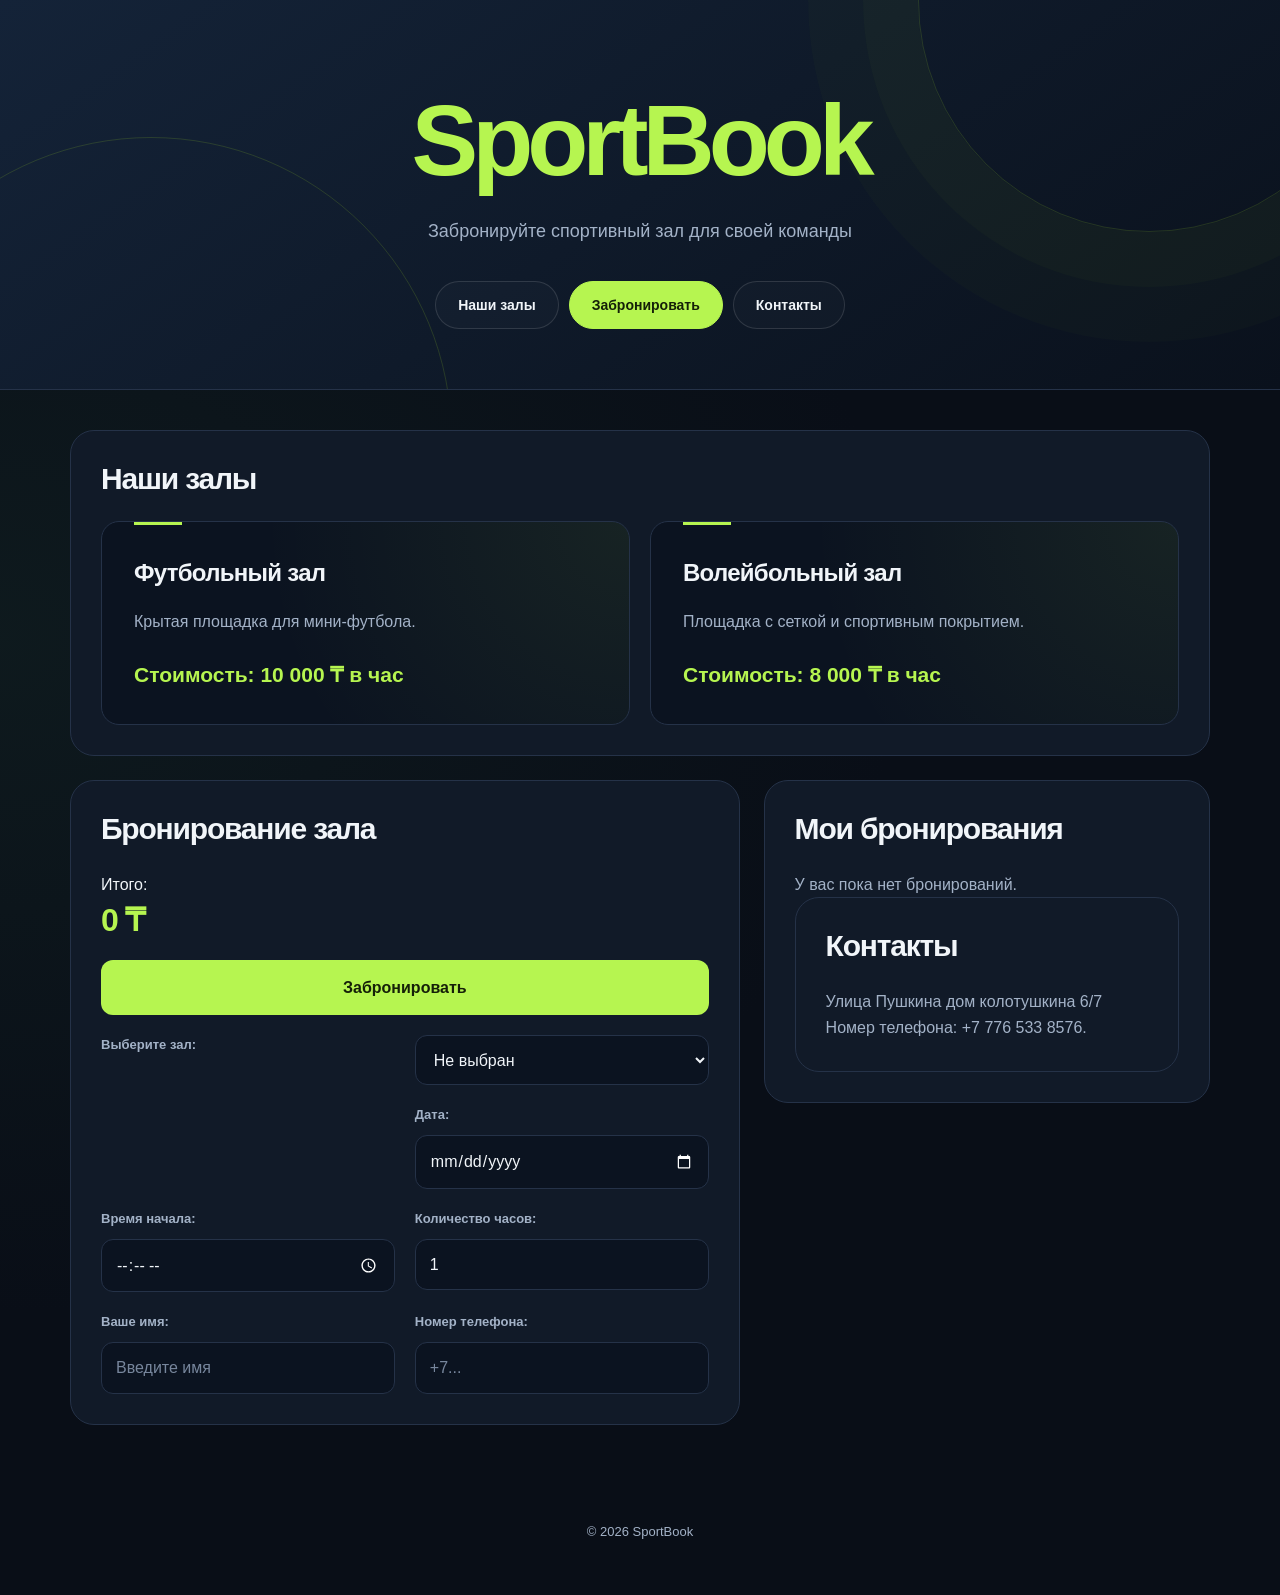
<file: Site/index.html>
<!DOCTYPE html>
<html lang="ru">
<head>
    <meta charset="UTF-8">
    <meta name="viewport" content="width=device-width, initial-scale=1.0">
    <title>SportBook — бронирование залов</title>
    <link rel="stylesheet" href="style.css">
</head>
<body>

    <!-- Шапка сайта -->
    <header>
        <h1>SportBook</h1>
        <p>Забронируйте спортивный зал для своей команды</p>

        <nav>
            <a href="#halls">Наши залы</a>
            <a href="#booking">Забронировать</a>
            <a href="#contacts">Контакты</a>
        </nav>
    </header>

    <main>
        <!-- Список залов -->
        <section id="halls">
            <h2>Наши залы</h2>

            <article>
                <h3>Футбольный зал</h3>
                <p>Крытая площадка для мини-футбола.</p>
                <p>Стоимость: 10 000 ₸ в час</p>
            </article>

            <article>
                <h3>Волейбольный зал</h3>
                <p>Площадка с сеткой и спортивным покрытием.</p>
                <p>Стоимость: 8 000 ₸ в час</p>
            </article>
        </section>

        <!-- Форма бронирования -->
        <section id="booking">
            <h2>Бронирование зала</h2>

            <form id="booking-form">
                <p>Итого: <strong id="total-price">0 ₸</strong></p>
                <button type="submit">Забронировать</button>
                <p id="booking-message" role="status"></p>
                    <label for="hall">Выберите зал:</label><br>
                    <select id="hall" name="hall" required>
                        <option value="">Не выбран</option>
                        <option value="football">Футбольный зал</option>
                        <option value="volleyball">Волейбольный зал</option>
                    </select>
                </p>

                <p>
                    <label for="date">Дата:</label><br>
                    <input type="date" id="date" name="date" required>
                </p>

                <p>
                    <label for="time">Время начала:</label><br>
                    <input type="time" id="time" name="time" required>
                </p>

                <p>
                    <label for="hours">Количество часов:</label><br>
                    <input type="number" id="hours" name="hours"
                           min="1" max="8" value="1" required>
                </p>

                <p>
                    <label for="name">Ваше имя:</label><br>
                    <input type="text" id="name" name="name"
                           placeholder="Введите имя" required>
                </p>

                <p>
                    <label for="phone">Номер телефона:</label><br>
                    <input type="tel" id="phone" name="phone"
                           placeholder="+7..." required>
                </p>

            </form> 
        </section>

        <section id="my-bookings">
    <h2>Мои бронирования</h2>
    <div id="bookings-list"></div>

        <!-- Контакты -->
        <section id="contacts">
            <h2>Контакты</h2>
            <p>Улица Пушкина дом колотушкина 6/7
                Номер телефона: +7 776 533 8576.</p>
        </section>
    </main>

    <footer>
        <p>© 2026 SportBook</p>
    </footer>
    <script src="script.js"></script>
</body>
</html>
</file>
<file: Site/style.css>
/* ===== ОСНОВНЫЕ НАСТРОЙКИ ===== */

:root {
    --background: #090e17;
    --panel: #111a28;
    --field: #0b1320;
    --text: #f1f5f9;
    --muted: #a3b2c7;
    --accent: #b6f550;
    --border: #253248;
}

* {
    box-sizing: border-box;
}

html {
    scroll-behavior: smooth;
    color-scheme: dark;
}

body {
    margin: 0;
    min-height: 100vh;
    background:
        radial-gradient(ellipse at 0% 40%, #18312b55, transparent 50%),
        var(--background);
    color: var(--text);
    font-family: "Segoe UI", Arial, sans-serif;
    line-height: 1.6;
}

::selection {
    background: var(--accent);
    color: #101807;
}

/* ===== ШАПКА ===== */

header {
    position: relative;
    overflow: hidden;
    isolation: isolate;
    padding: 85px 24px 60px;
    text-align: center;
    border-bottom: 1px solid var(--border);
    background: linear-gradient(145deg, #142338, #0a111c);
}

/* Декоративные круги */
header::before,
header::after {
    content: "";
    position: absolute;
    z-index: -1;
    width: 460px;
    height: 460px;
    border: 1px solid #b6f52525;
    border-radius: 50%;
    pointer-events: none;
}

header::before {
    top: -230px;
    right: -100px;
    box-shadow:
        0 0 0 55px #b6f52506,
        0 0 0 110px #b6f52504;
}

header::after {
    bottom: -350px;
    left: -150px;
    width: 600px;
    height: 600px;
}

header h1 {
    margin: 0;
    font-size: clamp(48px, 9vw, 100px);
    line-height: 1.1;
    letter-spacing: -0.06em;
    font-weight: 900;
    color: var(--accent);
}

header > p {
    max-width: 540px;
    margin: 22px auto 0;
    font-size: 18px;
    color: var(--muted);
}

/* ===== МЕНЮ ===== */

nav {
    display: flex;
    justify-content: center;
    flex-wrap: wrap;
    gap: 10px;
    margin-top: 35px;
}

nav a {
    padding: 12px 22px;
    border: 1px solid #ffffff20;
    border-radius: 999px;
    background: #ffffff05;
    color: var(--text);
    font-size: 14px;
    font-weight: 600;
    text-decoration: none;
    transition:
        background 0.2s,
        color 0.2s,
        border-color 0.2s;
}

nav a:hover,
nav a[href="#booking"] {
    background: var(--accent);
    border-color: var(--accent);
    color: #152008;
}

/* ===== РАСПОЛОЖЕНИЕ РАЗДЕЛОВ ===== */

main {
    display: grid;
    grid-template-columns: minmax(0, 1.2fr) minmax(0, 0.8fr);
    grid-template-areas:
        "halls halls"
        "booking bookings"
        "contacts contacts";
    gap: 24px;
    width: min(1140px, calc(100% - 40px));
    margin: 40px auto;
}

section {
    min-width: 0;
    padding: 30px;
    border: 1px solid var(--border);
    border-radius: 24px;
    background: var(--panel);
    scroll-margin-top: 24px;
}

h2 {
    margin: 0 0 25px;
    font-size: clamp(24px, 3vw, 30px);
    line-height: 1.2;
    letter-spacing: -0.04em;
}

#halls {
    grid-area: halls;
}

#booking {
    grid-area: booking;
}

#my-bookings {
    grid-area: bookings;
    align-self: start;
}

#contacts {
    grid-area: contacts;
}

/* ===== КАРТОЧКИ ЗАЛОВ ===== */

#halls {
    display: grid;
    grid-template-columns: repeat(2, minmax(0, 1fr));
    gap: 20px;
}

#halls > h2 {
    grid-column: 1 / -1;
    margin-bottom: 4px;
}

#halls article {
    position: relative;
    overflow: hidden;
    padding: 32px;
    border: 1px solid var(--border);
    border-radius: 18px;
    background:
        radial-gradient(circle at top right, #b6f55012, transparent 65%),
        var(--field);
    transition:
        transform 0.2s,
        border-color 0.2s;
}

#halls article::before {
    content: "";
    position: absolute;
    top: 0;
    left: 32px;
    width: 48px;
    height: 3px;
    background: var(--accent);
}

#halls article:hover {
    transform: translateY(-4px);
    border-color: #b6f55080;
}

#halls h3 {
    margin: 0 0 12px;
    font-size: 24px;
    letter-spacing: -0.03em;
}

#halls article p {
    color: var(--muted);
}

#halls article p:last-child {
    margin: 24px 0 0;
    color: var(--accent);
    font-size: 21px;
    font-weight: 700;
}

/* ===== ФОРМА ===== */

form {
    display: grid;
    grid-template-columns: repeat(2, minmax(0, 1fr));
    gap: 20px;
}

form > p {
    min-width: 0;
    margin: 0;
}

form br {
    display: none;
}

label {
    display: block;
    margin-bottom: 9px;
    color: var(--muted);
    font-size: 13px;
    font-weight: 600;
}

input,
select {
    width: 100%;
    min-width: 0;
    min-height: 50px;
    padding: 12px 14px;
    border: 1px solid var(--border);
    border-radius: 12px;
    background: var(--field);
    color: var(--text);
    font: inherit;
    transition:
        border-color 0.2s,
        box-shadow 0.2s;
}

input::placeholder {
    color: #77869c;
}

input:focus,
select:focus {
    outline: none;
    border-color: var(--accent);
    box-shadow: 0 0 0 3px #b6f55018;
}

#total-price {
    display: block;
    margin-top: 4px;
    color: var(--accent);
    font-size: 32px;
    line-height: 1.2;
    letter-spacing: -0.04em;
}

/* ===== КНОПКИ ===== */

button {
    min-height: 50px;
    padding: 14px 22px;
    border: 1px solid transparent;
    border-radius: 12px;
    background: var(--accent);
    color: #152008;
    font: inherit;
    font-weight: 750;
    cursor: pointer;
    transition:
        background 0.2s,
        transform 0.2s,
        box-shadow 0.2s;
}

button:hover {
    background: #c7ff73;
    transform: translateY(-2px);
    box-shadow: 0 8px 24px #b6f55018;
}

button:active {
    transform: translateY(0);
}

button:focus-visible,
a:focus-visible {
    outline: 3px solid var(--accent);
    outline-offset: 4px;
}

form > button {
    grid-column: 1 / -1;
}

#booking-message {
    grid-column: 1 / -1;
    color: var(--text);
    font-size: 14px;
}

#booking-message:empty {
    display: none;
}

/* ===== МОИ БРОНИРОВАНИЯ ===== */

#bookings-list {
    display: grid;
    gap: 16px;
    color: var(--muted);
    overflow-wrap: anywhere;
}

.booking-card {
    padding: 22px;
    border: 1px solid var(--border);
    border-left: 3px solid var(--accent);
    border-radius: 14px;
    background: var(--field);
}

.booking-card h3 {
    margin: 0 0 12px;
    color: var(--text);
    font-size: 19px;
}

.booking-card p {
    margin: 8px 0;
    font-size: 14px;
}

.booking-card p:last-of-type {
    color: var(--accent);
    font-size: 18px;
    font-weight: 700;
}

.cancel-booking {
    width: 100%;
    min-height: 44px;
    margin-top: 14px;
    padding: 10px 14px;
    border-color: #fb718540;
    background: #fb718510;
    color: #fda4af;
    font-size: 14px;
}

.cancel-booking:hover {
    background: #fb718525;
    box-shadow: none;
}

/* ===== КОНТАКТЫ И ПОДВАЛ ===== */

#contacts p {
    margin-bottom: 0;
    color: var(--muted);
}

footer {
    padding: 20px 20px 40px;
    text-align: center;
    color: var(--muted);
    font-size: 13px;
}

/* ===== ПЛАНШЕТЫ ===== */

@media (max-width: 900px) {
    main {
        grid-template-columns: minmax(0, 1fr);
        grid-template-areas:
            "halls"
            "booking"
            "bookings"
            "contacts";
    }
}

/* ===== ТЕЛЕФОНЫ ===== */

@media (max-width: 600px) {
    header {
        padding: 55px 20px 40px;
    }

    header > p {
        font-size: 16px;
    }

    nav a {
        padding: 10px 15px;
        font-size: 13px;
    }

    main {
        width: calc(100% - 24px);
        margin: 24px auto;
        gap: 16px;
    }

    section {
        padding: 22px;
        border-radius: 18px;
    }

    #halls,
    form {
        grid-template-columns: minmax(0, 1fr);
    }

    #halls article {
        padding: 25px;
    }
}

@media (prefers-reduced-motion: reduce) {
    html {
        scroll-behavior: auto;
    }

    *,
    *::before,
    *::after {
        transition: none !important;
    }
}
</file>
